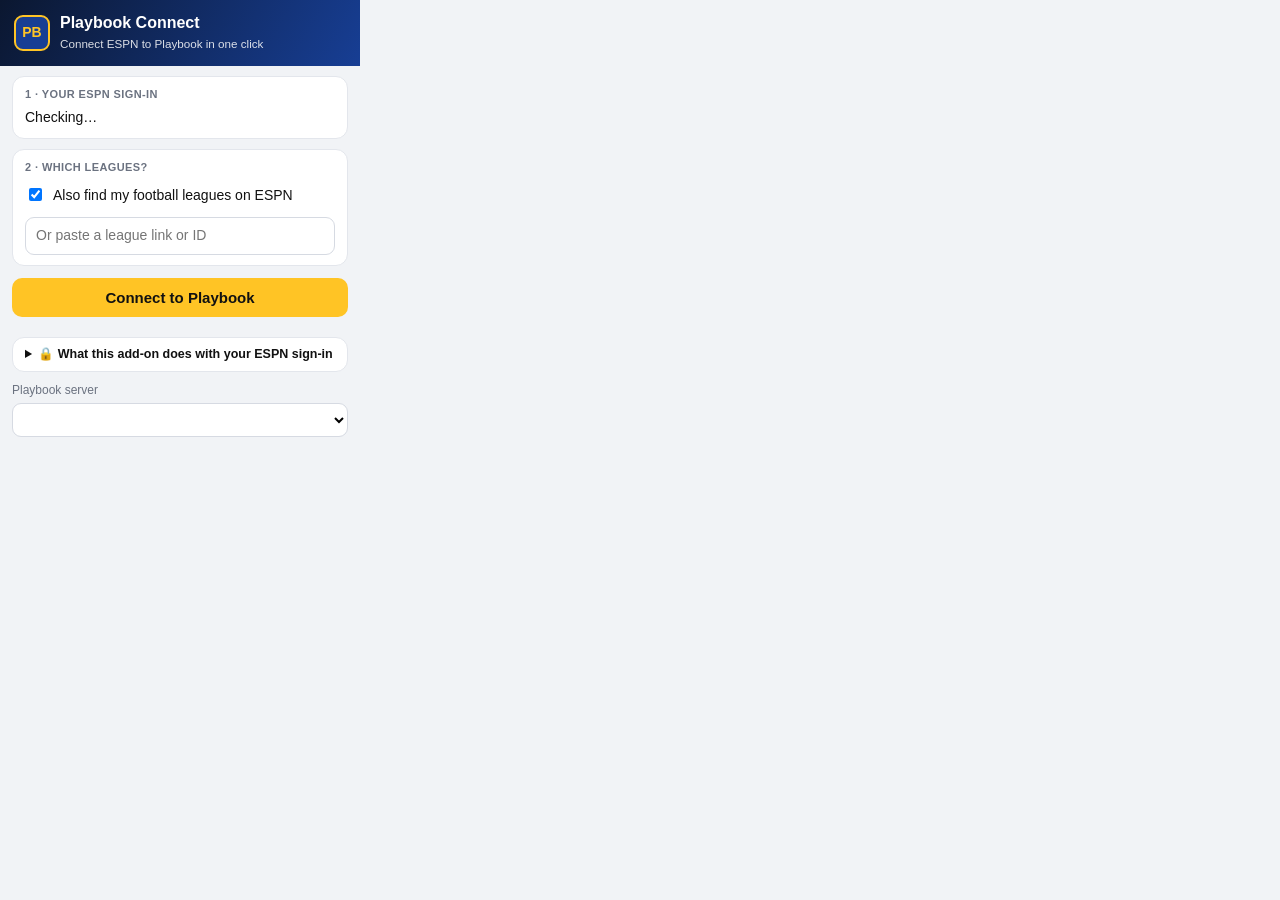
<file: extension/playbook-connect/popup.html>
<!doctype html><html lang="en"><head><meta charset="utf-8"><title>Playbook Connect</title><link rel="stylesheet" href="popup.css"></head>
<body>
<header><div class="logo">PB</div><div><b>Playbook Connect</b><small>Connect ESPN to Playbook in one click</small></div></header>
<main id="app">
 <section class="card" id="signin"><div class="kick">1 · Your ESPN sign-in</div><div id="siTxt">Checking…</div></section>
 <section class="card" id="lg"><div class="kick">2 · Which leagues?</div>
  <div id="tabs"></div>
  <label class="row"><input type="checkbox" id="disc" checked> <span>Also find my football leagues on ESPN</span></label>
  <input id="paste" placeholder="Or paste a league link or ID" autocomplete="off" spellcheck="false">
 </section>
 <button class="yb" id="go">Connect to Playbook</button>
 <div class="err" id="err"></div>
 <section class="card hide" id="done"><div class="kick">3 · Connected</div><div id="res"></div>
  <button class="yb" id="open">Open Playbook</button>
  <button class="ghost" id="phone">Copy link for my phone</button>
  <div class="xs" id="phoneTip">Text or email the link to yourself and open it on your phone. Don't share it with anyone else: it carries your locked ESPN connection.</div>
 </section>
 <details class="priv"><summary>🔒 What this add-on does with your ESPN sign-in</summary>
  <ul><li>When you tap <b>Connect</b>, it reads only two ESPN cookies, <b>espn_s2</b> and <b>SWID</b>. It never sees your password.</li>
  <li>It sends them once, over HTTPS, only to the Playbook server picked below. Playbook checks them with one read of your league and sends back a locked (encrypted) key for each league.</li>
  <li>The add-on never saves your cookies. It keeps only the server you picked. No analytics, no tracking, nothing else.</li>
  <li>Playbook only <b>reads</b> ESPN. It can't make moves or change your team. Signing out of ESPN everywhere turns the connection off.</li></ul></details>
</main>
<footer><label>Playbook server <select id="srv"></select></label></footer>
<script src="config.js"></script><script src="popup.js"></script>
</body></html>
</file>
<file: extension/playbook-connect/popup.css>
*{box-sizing:border-box}body{width:360px;margin:0;font:14px/1.4 -apple-system,BlinkMacSystemFont,"Segoe UI",Roboto,sans-serif;background:#f1f3f6;color:#111}
header{display:flex;gap:10px;align-items:center;padding:12px 14px;background:linear-gradient(120deg,#0b1730,#173e94);color:#fff}
header b{display:block;font-size:16px}header small{opacity:.85}
.logo{width:36px;height:36px;border-radius:9px;background:#173e94;border:2px solid #ffc425;color:#ffc425;font-weight:900;display:flex;align-items:center;justify-content:center}
main{padding:10px 12px}.card{background:#fff;border:1px solid #e3e6ec;border-radius:12px;padding:10px 12px;margin-bottom:10px}
.kick{font-size:11px;font-weight:800;letter-spacing:.4px;text-transform:uppercase;color:#6b7280;margin-bottom:6px}
.row{display:flex;gap:8px;align-items:flex-start;padding:5px 0}.row input{margin-top:2px}.row small{display:block;color:#6b7280}
input#paste,select{width:100%;padding:8px 10px;border:1px solid #d6dae2;border-radius:9px;font:inherit;margin-top:6px;background:#fff}
.yb{width:100%;border:0;border-radius:10px;padding:11px;font-weight:800;font-size:15px;background:#ffc425;color:#111;cursor:pointer;margin:2px 0 8px}
.yb:disabled{opacity:.6}.ghost{width:100%;border:0;border-radius:10px;padding:10px;font-weight:800;background:#e8eefc;color:#1d4ed8;cursor:pointer;margin-bottom:6px}
.ok{color:#15803d;font-weight:800}.bad{color:#b91c1c;font-weight:700}.err{color:#b91c1c;font-weight:700;min-height:4px;margin:0 2px 8px}
.xs{font-size:11.5px;color:#6b7280}.hide{display:none}a{color:#1d4ed8;font-weight:700}
.priv{background:#fff;border:1px solid #e3e6ec;border-radius:12px;padding:8px 12px;font-size:12.5px}.priv summary{font-weight:800;cursor:pointer}.priv ul{padding-left:18px;margin:6px 0}
footer{padding:0 12px 12px;font-size:12px;color:#6b7280}footer select{margin-top:4px}
.lr{display:flex;gap:8px;align-items:flex-start;padding:6px 0;border-top:1px solid #eef0f4}.lr:first-child{border:0}.lr select{margin-top:4px;padding:5px}
</file>
